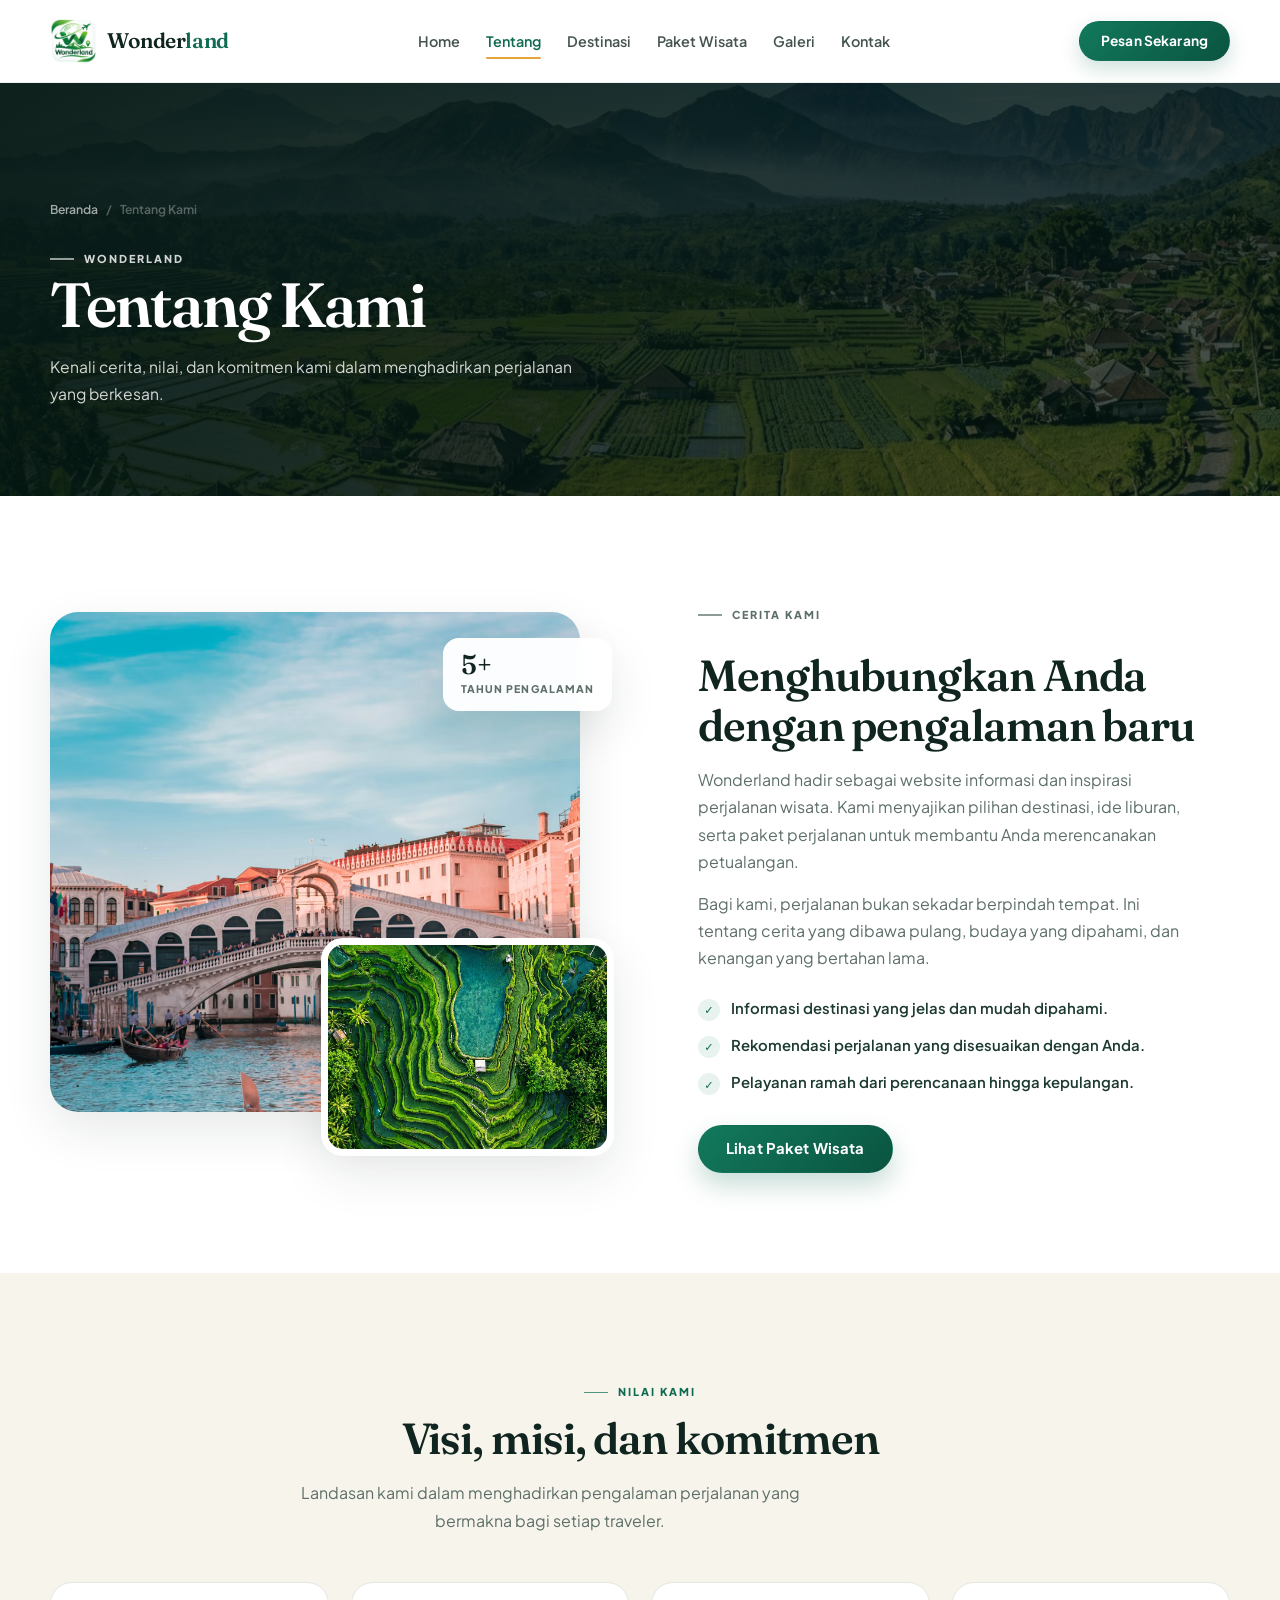
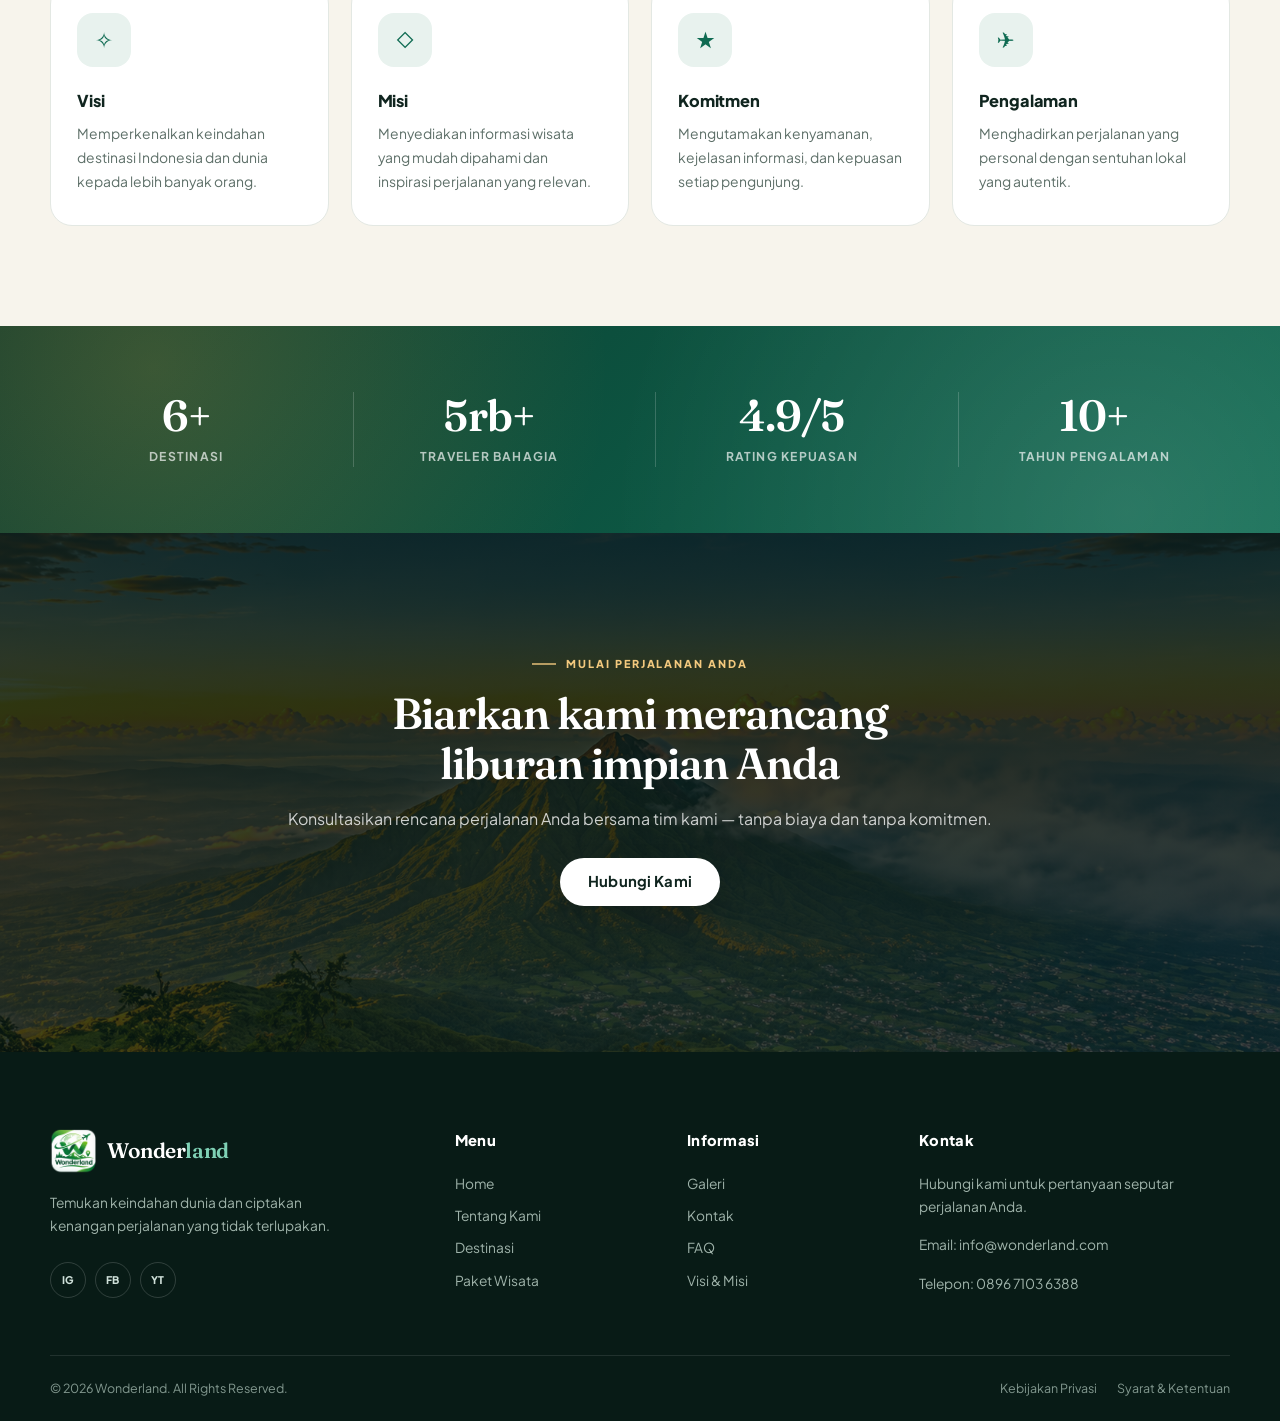
<file: about.html>
<!doctype html>
<html lang="id">
    <head>
        <meta charset="UTF-8" />
        <meta name="viewport" content="width=device-width, initial-scale=1.0" />
        <meta
            name="description"
            content="Kenali Wonderland, visi, misi, dan komitmen kami menghadirkan perjalanan yang berkesan."
        />
        <title>Tentang Kami | Wonderland</title>
        <link rel="icon" type="image/png" href="./img/Wonderland-removebg-preview.png?v=3" />
        <link rel="stylesheet" href="css/style.css" />
    </head>
    <body>
        <header class="afnan-header">
            <div class="afnan-container afnan-navbar">
                <a class="afnan-logo" href="index.html" aria-label="Wonderland - Beranda">
                    <img class="afnan-logo-img" src="./img/Wonderland-removebg-preview.png?v=3" alt="" width="46" height="46" />
                    <span class="afnan-logo-text">Wonder<span>land</span></span>
                </a>

                <button
                    class="afnan-menu-toggle"
                    id="afnan-menu-toggle"
                    aria-label="Buka menu navigasi"
                    aria-expanded="false"
                >
                    ☰
                </button>

                <nav class="afnan-nav-links" id="afnan-nav-links" aria-label="Navigasi utama">
                    <a href="index.html">Home</a>
                    <a class="afnan-active" href="about.html">Tentang</a>
                    <a href="destinasi.html">Destinasi</a>
                    <a href="paket.html">Paket Wisata</a>
                    <a href="galeri.html">Galeri</a>
                    <a href="contact.html">Kontak</a>
                </nav>

                <a class="afnan-btn afnan-btn-primary afnan-nav-cta" href="paket.html">
                    Pesan Sekarang
                </a>
            </div>
        </header>

        <main>
            <section class="afnan-page-hero afnan-page-hero-tentang">
                <div class="afnan-container">
                    <nav class="afnan-breadcrumb" aria-label="Breadcrumb">
                        <a href="index.html">Beranda</a>
                        <span>/</span>
                        <span>Tentang Kami</span>
                    </nav>

                    <p class="afnan-eyebrow">Wonderland</p>
                    <h1>Tentang Kami</h1>
                    <p>
                        Kenali cerita, nilai, dan komitmen kami dalam menghadirkan perjalanan yang
                        berkesan.
                    </p>
                </div>
            </section>

            <section class="afnan-section">
                <div class="afnan-container afnan-about-grid">
                    <div class="afnan-about-media">
                        <img
                            class="afnan-about-main"
                            src="./img/Kapal Kecil.png"
                            alt="Suasana kota wisata di Eropa"
                        />
                        <img
                            class="afnan-about-secondary"
                            src="./img/Nature.png"
                            alt="Pemandangan alam Indonesia"
                        />
                        <div class="afnan-about-badge">
                            <strong>5+</strong>
                            <span>Tahun pengalaman</span>
                        </div>
                    </div>

                    <div class="afnan-about-content">
                        <p class="afnan-eyebrow afnan-dark-eyebrow">Cerita Kami</p>

                        <h2>Menghubungkan Anda dengan pengalaman baru</h2>

                        <p>
                            Wonderland hadir sebagai website informasi dan inspirasi
                            perjalanan wisata. Kami menyajikan pilihan destinasi, ide liburan, serta
                            paket perjalanan untuk membantu Anda merencanakan petualangan.
                        </p>

                        <p>
                            Bagi kami, perjalanan bukan sekadar berpindah tempat. Ini tentang cerita
                            yang dibawa pulang, budaya yang dipahami, dan kenangan yang bertahan
                            lama.
                        </p>

                        <ul class="afnan-check-list">
                            <li>Informasi destinasi yang jelas dan mudah dipahami.</li>
                            <li>Rekomendasi perjalanan yang disesuaikan dengan Anda.</li>
                            <li>Pelayanan ramah dari perencanaan hingga kepulangan.</li>
                        </ul>

                        <a class="afnan-btn afnan-btn-primary" href="paket.html">
                            Lihat Paket Wisata
                        </a>
                    </div>
                </div>
            </section>

            <section class="afnan-section afnan-soft-bg">
                <div class="afnan-container">
                    <div class="afnan-centered-heading">
                        <p class="afnan-eyebrow afnan-dark-eyebrow">Nilai Kami</p>
                        <h2>Visi, misi, dan komitmen</h2>
                        <p>
                            Landasan kami dalam menghadirkan pengalaman perjalanan yang bermakna
                            bagi setiap traveler.
                        </p>
                    </div>

                    <div class="afnan-feature-grid">
                        <article class="afnan-feature-card">
                            <div class="afnan-feature-icon">✧</div>
                            <h3>Visi</h3>
                            <p>
                                Memperkenalkan keindahan destinasi Indonesia dan dunia kepada lebih
                                banyak orang.
                            </p>
                        </article>

                        <article class="afnan-feature-card">
                            <div class="afnan-feature-icon">◇</div>
                            <h3>Misi</h3>
                            <p>
                                Menyediakan informasi wisata yang mudah dipahami dan inspirasi
                                perjalanan yang relevan.
                            </p>
                        </article>

                        <article class="afnan-feature-card">
                            <div class="afnan-feature-icon">★</div>
                            <h3>Komitmen</h3>
                            <p>
                                Mengutamakan kenyamanan, kejelasan informasi, dan kepuasan setiap
                                pengunjung.
                            </p>
                        </article>

                        <article class="afnan-feature-card">
                            <div class="afnan-feature-icon">✈</div>
                            <h3>Pengalaman</h3>
                            <p>
                                Menghadirkan perjalanan yang personal dengan sentuhan lokal yang
                                autentik.
                            </p>
                        </article>
                    </div>
                </div>
            </section>

            <section class="afnan-stats-band">
                <div class="afnan-container afnan-stats-grid">
                    <div class="afnan-stat">
                        <strong>6+</strong>
                        <span>Destinasi</span>
                    </div>
                    <div class="afnan-stat">
                        <strong>5rb+</strong>
                        <span>Traveler bahagia</span>
                    </div>
                    <div class="afnan-stat">
                        <strong>4.9/5</strong>
                        <span>Rating kepuasan</span>
                    </div>
                    <div class="afnan-stat">
                        <strong>10+</strong>
                        <span>Tahun pengalaman</span>
                    </div>
                </div>
            </section>

            <section class="afnan-cta-section afnan-cta-gunung">
                <div class="afnan-container afnan-centered-heading">
                    <p class="afnan-eyebrow">Mulai perjalanan Anda</p>
                    <h2>Biarkan kami merancang liburan impian Anda</h2>
                    <p>
                        Konsultasikan rencana perjalanan Anda bersama tim kami — tanpa biaya dan
                        tanpa komitmen.
                    </p>
                    <a class="afnan-btn afnan-btn-light" href="contact.html"> Hubungi Kami </a>
                </div>
            </section>
        </main>

        <footer class="afnan-footer">
            <div class="afnan-container afnan-footer-grid">
                <div class="afnan-footer-brand">
                    <a class="afnan-logo" href="index.html" aria-label="Wonderland">
                        <img class="afnan-logo-img" src="./img/Wonderland-removebg-preview.png?v=3" alt="" width="46" height="46" />
                        <span class="afnan-logo-text">Wonder<span>land</span></span>
                    </a>

                    <p>
                        Temukan keindahan dunia dan ciptakan kenangan perjalanan yang tidak
                        terlupakan.
                    </p>

                    <div class="afnan-socials">
                        <a class="afnan-social" href="#" aria-label="Instagram">IG</a>
                        <a class="afnan-social" href="#" aria-label="Facebook">FB</a>
                        <a class="afnan-social" href="#" aria-label="YouTube">YT</a>
                    </div>
                </div>

                <div>
                    <h3>Menu</h3>
                    <a href="index.html">Home</a>
                    <a href="about.html">Tentang Kami</a>
                    <a href="destinasi.html">Destinasi</a>
                    <a href="paket.html">Paket Wisata</a>
                </div>

                <div>
                    <h3>Informasi</h3>
                    <a href="galeri.html">Galeri</a>
                    <a href="contact.html">Kontak</a>
                    <a href="contact.html">FAQ</a>
                    <a href="about.html">Visi &amp; Misi</a>
                </div>

                <div class="afnan-footer-newsletter">
                    <h3>Kontak</h3>
                    <p>Hubungi kami untuk pertanyaan seputar perjalanan Anda.</p>
                    <p>Email: <a href="mailto:info@wonderland.com">info@wonderland.com</a></p>
                    <p>Telepon: <a href="tel:+6289671036388">0896 7103 6388</a></p>
                </div>
            </div>

            <div class="afnan-container afnan-footer-bottom">
                <span>© 2026 Wonderland. All Rights Reserved.</span>
                <div>
                    <a href="about.html">Kebijakan Privasi</a>
                    <a href="contact.html">Syarat &amp; Ketentuan</a>
                </div>
            </div>
        </footer>

        <script src="js/script.js"></script>
    </body>
</html>
</file>
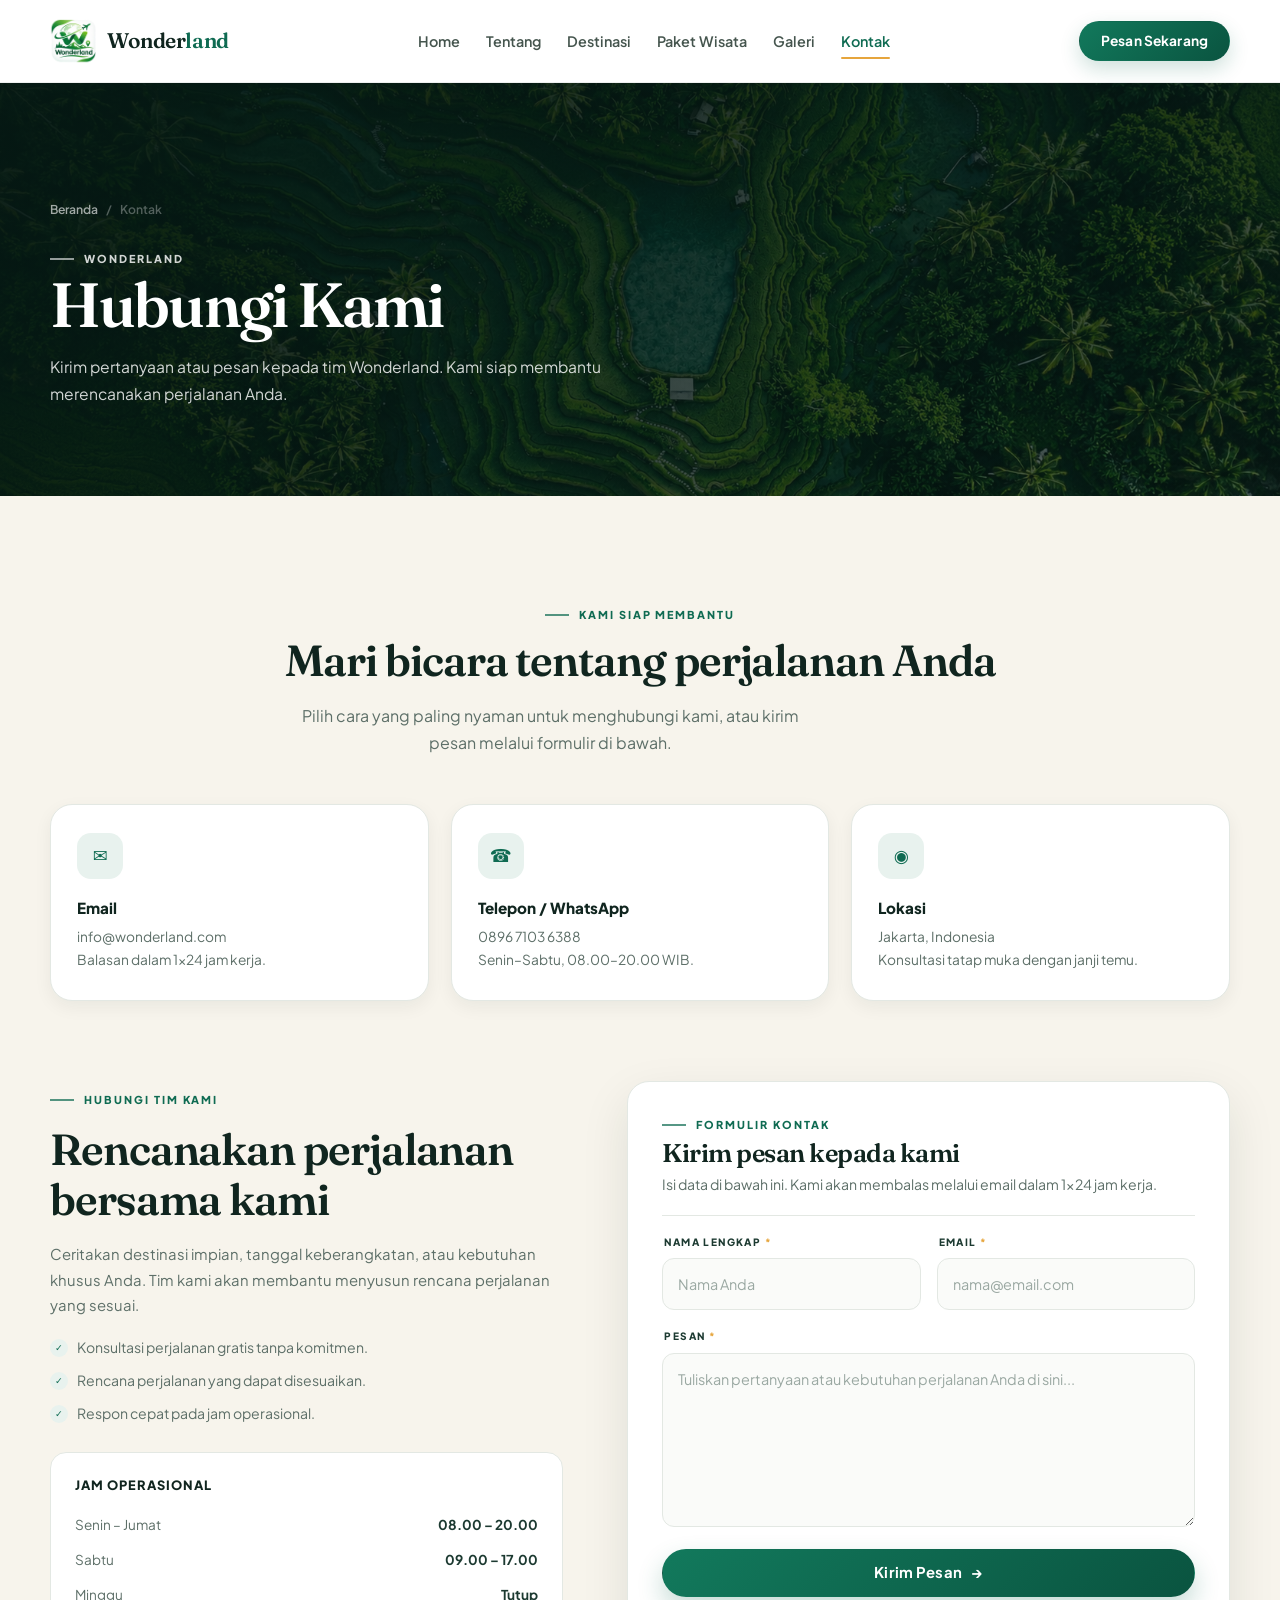
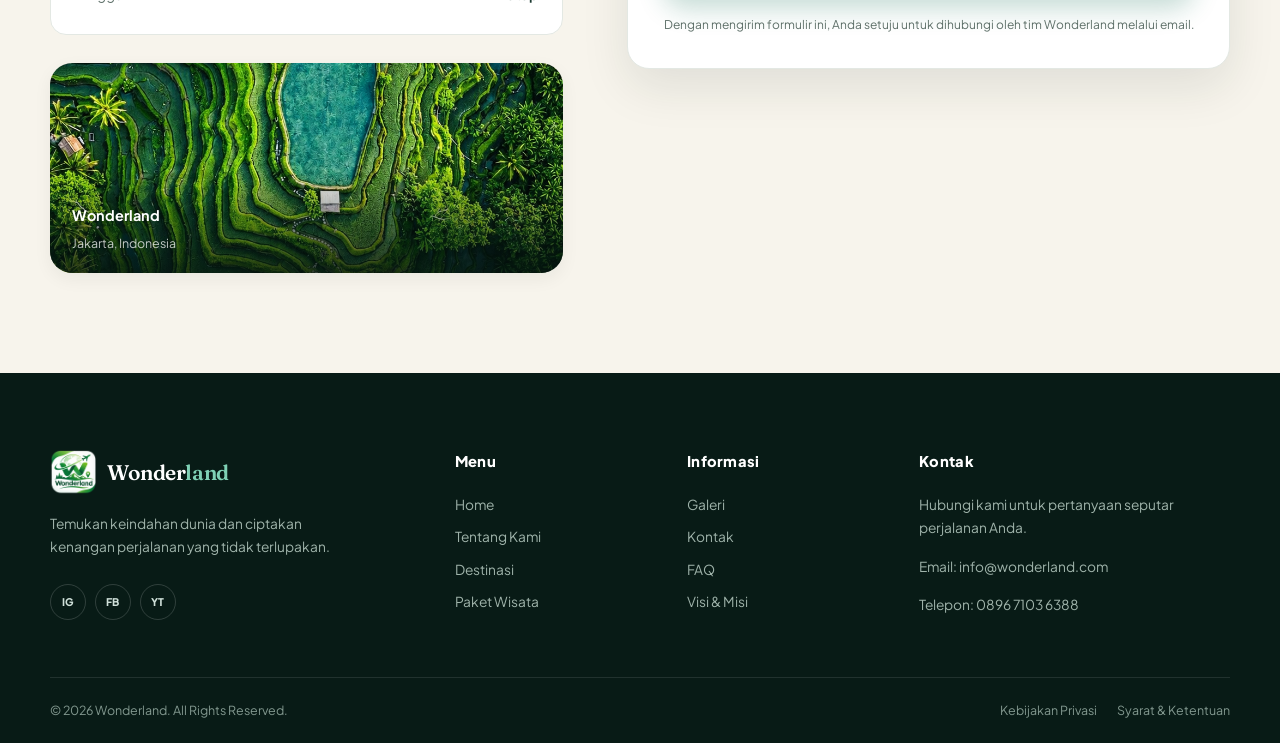
<file: contact.html>
<!doctype html>
<html lang="id">
    <head>
        <meta charset="UTF-8" />
        <meta name="viewport" content="width=device-width, initial-scale=1.0" />
        <meta
            name="description"
            content="Hubungi tim Wonderland untuk konsultasi dan perencanaan perjalanan Anda."
        />
        <title>Hubungi Kami | Wonderland</title>
        <link rel="icon" type="image/png" href="./img/Wonderland-removebg-preview.png?v=3" />
        <link rel="stylesheet" href="css/style.css" />
    </head>
    <body>
        <header class="afnan-header">
            <div class="afnan-container afnan-navbar">
                <a class="afnan-logo" href="index.html" aria-label="Wonderland - Beranda">
                    <img
                        class="afnan-logo-img"
                        src="./img/Wonderland-removebg-preview.png?v=3"
                        alt=""
                        width="46"
                        height="46"
                    />
                    <span class="afnan-logo-text">Wonder<span>land</span></span>
                </a>

                <button
                    class="afnan-menu-toggle"
                    id="afnan-menu-toggle"
                    aria-label="Buka menu navigasi"
                    aria-expanded="false"
                >
                    ☰
                </button>

                <nav class="afnan-nav-links" id="afnan-nav-links" aria-label="Navigasi utama">
                    <a href="index.html">Home</a>
                    <a href="about.html">Tentang</a>
                    <a href="destinasi.html">Destinasi</a>
                    <a href="paket.html">Paket Wisata</a>
                    <a href="galeri.html">Galeri</a>
                    <a class="afnan-active" href="contact.html">Kontak</a>
                </nav>

                <a class="afnan-btn afnan-btn-primary afnan-nav-cta" href="paket.html">
                    Pesan Sekarang
                </a>
            </div>
        </header>

        <main>
            <section class="afnan-page-hero afnan-page-hero-kontak">
                <div class="afnan-container">
                    <nav class="afnan-breadcrumb" aria-label="Breadcrumb">
                        <a href="index.html">Beranda</a>
                        <span>/</span>
                        <span>Kontak</span>
                    </nav>

                    <p class="afnan-eyebrow">Wonderland</p>
                    <h1>Hubungi Kami</h1>
                    <p>
                        Kirim pertanyaan atau pesan kepada tim Wonderland. Kami siap membantu
                        merencanakan perjalanan Anda.
                    </p>
                </div>
            </section>

            <section class="afnan-section afnan-soft-bg">
                <div class="afnan-container">
                    <div class="afnan-centered-heading">
                        <p class="afnan-eyebrow afnan-dark-eyebrow">Kami Siap Membantu</p>
                        <h2>Mari bicara tentang perjalanan Anda</h2>
                        <p>
                            Pilih cara yang paling nyaman untuk menghubungi kami, atau kirim pesan
                            melalui formulir di bawah.
                        </p>
                    </div>

                    <div class="afnan-contact-cards">
                        <article class="afnan-contact-card">
                            <div class="afnan-feature-icon" aria-hidden="true">✉</div>
                            <h3>Email</h3>
                            <p>
                                <a href="mailto:info@wonderland.com">info@wonderland.com</a>
                            </p>
                            <p>Balasan dalam 1×24 jam kerja.</p>
                        </article>

                        <article class="afnan-contact-card">
                            <div class="afnan-feature-icon" aria-hidden="true">☎</div>
                            <h3>Telepon / WhatsApp</h3>
                            <p><a href="tel:+6289671036388">0896 7103 6388</a></p>
                            <p>Senin–Sabtu, 08.00–20.00 WIB.</p>
                        </article>

                        <article class="afnan-contact-card">
                            <div class="afnan-feature-icon" aria-hidden="true">◉</div>
                            <h3>Lokasi</h3>
                            <p>Jakarta, Indonesia</p>
                            <p>Konsultasi tatap muka dengan janji temu.</p>
                        </article>
                    </div>

                    <div class="afnan-contact-grid">
                        <div class="afnan-contact-info">
                            <p class="afnan-eyebrow afnan-dark-eyebrow">Hubungi Tim Kami</p>
                            <h2>Rencanakan perjalanan bersama kami</h2>
                            <p>
                                Ceritakan destinasi impian, tanggal keberangkatan, atau kebutuhan
                                khusus Anda. Tim kami akan membantu menyusun rencana perjalanan
                                yang sesuai.
                            </p>

                            <ul class="afnan-contact-points">
                                <li>Konsultasi perjalanan gratis tanpa komitmen.</li>
                                <li>Rencana perjalanan yang dapat disesuaikan.</li>
                                <li>Respon cepat pada jam operasional.</li>
                            </ul>

                            <div class="afnan-hours">
                                <h3>Jam Operasional</h3>
                                <p><span>Senin – Jumat</span> <strong>08.00 – 20.00</strong></p>
                                <p><span>Sabtu</span> <strong>09.00 – 17.00</strong></p>
                                <p><span>Minggu</span> <strong>Tutup</strong></p>
                            </div>

                            <div class="afnan-contact-visual">
                                <img src="./img/Nature.png" alt="Pemandangan alam Indonesia" />
                                <div>
                                    <strong>Wonderland</strong>
                                    <span>Jakarta, Indonesia</span>
                                </div>
                            </div>
                        </div>

                        <form
                            class="afnan-contact-form"
                            id="afnan-contact-form"
                            action="https://api.web3forms.com/submit"
                            method="POST"
                        >
                            <!-- Ganti access key Web3Forms di bawah ini jika diperlukan. -->
                            <input
                                type="hidden"
                                name="access_key"
                                value="c89da19c-a26e-484f-ab16-d2282eb1933d"
                            />
                            <input type="hidden" name="from_name" value="Website Wonderland" />
                            <input
                                type="hidden"
                                name="subject"
                                value="Pesan baru dari Website Wonderland"
                            />
                            <input
                                class="afnan-botcheck"
                                type="checkbox"
                                name="botcheck"
                                tabindex="-1"
                                autocomplete="off"
                                aria-hidden="true"
                            />

                            <div class="afnan-form-head">
                                <p class="afnan-eyebrow afnan-dark-eyebrow">Formulir Kontak</p>
                                <h3>Kirim pesan kepada kami</h3>
                                <p>
                                    Isi data di bawah ini. Kami akan membalas melalui email dalam
                                    1×24 jam kerja.
                                </p>
                            </div>

                            <div class="afnan-form-row">
                                <div class="afnan-form-field">
                                    <label for="afnan-name">
                                        Nama Lengkap
                                        <span class="afnan-required" aria-hidden="true">*</span>
                                    </label>
                                    <input
                                        id="afnan-name"
                                        type="text"
                                        name="name"
                                        placeholder="Nama Anda"
                                        autocomplete="name"
                                        required
                                    />
                                </div>

                                <div class="afnan-form-field">
                                    <label for="afnan-email">
                                        Email
                                        <span class="afnan-required" aria-hidden="true">*</span>
                                    </label>
                                    <input
                                        id="afnan-email"
                                        type="email"
                                        name="email"
                                        placeholder="nama@email.com"
                                        autocomplete="email"
                                        required
                                    />
                                </div>
                            </div>

                            <div class="afnan-form-field">
                                <label for="afnan-message">
                                    Pesan
                                    <span class="afnan-required" aria-hidden="true">*</span>
                                </label>
                                <textarea
                                    id="afnan-message"
                                    name="message"
                                    rows="6"
                                    placeholder="Tuliskan pertanyaan atau kebutuhan perjalanan Anda di sini..."
                                    required
                                ></textarea>
                            </div>

                            <button
                                class="afnan-btn afnan-btn-primary afnan-form-submit"
                                type="submit"
                            >
                                <span>Kirim Pesan</span>
                                <span aria-hidden="true">→</span>
                            </button>

                            <p
                                class="afnan-form-message"
                                id="afnan-form-message"
                                role="status"
                                aria-live="polite"
                            ></p>

                            <p class="afnan-form-note">
                                Dengan mengirim formulir ini, Anda setuju untuk dihubungi oleh
                                tim Wonderland melalui email.
                            </p>
                        </form>
                    </div>
                </div>
            </section>
        </main>

        <footer class="afnan-footer">
            <div class="afnan-container afnan-footer-grid">
                <div class="afnan-footer-brand">
                    <a class="afnan-logo" href="index.html" aria-label="Wonderland">
                        <img
                            class="afnan-logo-img"
                            src="./img/Wonderland-removebg-preview.png?v=3"
                            alt=""
                            width="46"
                            height="46"
                        />
                        <span class="afnan-logo-text">Wonder<span>land</span></span>
                    </a>

                    <p>
                        Temukan keindahan dunia dan ciptakan kenangan perjalanan yang tidak
                        terlupakan.
                    </p>

                    <div class="afnan-socials">
                        <a class="afnan-social" href="#" aria-label="Instagram">IG</a>
                        <a class="afnan-social" href="#" aria-label="Facebook">FB</a>
                        <a class="afnan-social" href="#" aria-label="YouTube">YT</a>
                    </div>
                </div>

                <div>
                    <h3>Menu</h3>
                    <a href="index.html">Home</a>
                    <a href="about.html">Tentang Kami</a>
                    <a href="destinasi.html">Destinasi</a>
                    <a href="paket.html">Paket Wisata</a>
                </div>

                <div>
                    <h3>Informasi</h3>
                    <a href="galeri.html">Galeri</a>
                    <a href="contact.html">Kontak</a>
                    <a href="contact.html">FAQ</a>
                    <a href="about.html">Visi &amp; Misi</a>
                </div>

                <div class="afnan-footer-newsletter">
                    <h3>Kontak</h3>
                    <p>Hubungi kami untuk pertanyaan seputar perjalanan Anda.</p>
                    <p>Email: <a href="mailto:info@wonderland.com">info@wonderland.com</a></p>
                    <p>Telepon: <a href="tel:+6289671036388">0896 7103 6388</a></p>
                </div>
            </div>

            <div class="afnan-container afnan-footer-bottom">
                <span>© 2026 Wonderland. All Rights Reserved.</span>
                <div>
                    <a href="about.html">Kebijakan Privasi</a>
                    <a href="contact.html">Syarat &amp; Ketentuan</a>
                </div>
            </div>
        </footer>

        <script src="js/script.js"></script>
    </body>
</html>
</file>
<file: css/style.css>
@import url("https://fonts.googleapis.com/css2?family=Fraunces:ital,wght@0,500;0,600;0,700;1,500;1,600&family=Plus+Jakarta+Sans:wght@400;500;600;700;800&display=swap");

/* =========================================================
   DESIGN TOKENS
   ========================================================= */

:root {
    --primary: #0f6b52;
    --primary-dark: #0a4a39;
    --primary-deep: #072e25;
    --primary-soft: #e8f2ee;
    --accent: #e6a53c;
    --accent-soft: #fbf1dd;
    --ink: #10251f;
    --ink-soft: #1c3a31;
    --muted: #5d6f68;
    --line: #e3e8e3;
    --paper: #ffffff;
    --sand: #f7f4ec;
    --sand-deep: #efe9dc;

    --radius-xl: 28px;
    --radius-lg: 22px;
    --radius: 16px;
    --radius-sm: 12px;

    --shadow-sm: 0 6px 18px rgba(16, 37, 31, 0.06);
    --shadow-md: 0 18px 48px rgba(16, 37, 31, 0.1);
    --shadow-lg: 0 30px 80px rgba(16, 37, 31, 0.18);

    --font-body: "Plus Jakarta Sans", "DM Sans", system-ui, -apple-system, sans-serif;
    --font-display: "Fraunces", "Playfair Display", Georgia, serif;

    /* Alias lama agar tetap kompatibel */
    --afnan-primary: var(--primary);
    --afnan-dark: var(--ink);
    --afnan-muted: var(--muted);
    --afnan-light: var(--sand);
}

/* =========================================================
    RESET & BASE
   ========================================================= */

* {
    box-sizing: border-box;
    margin: 0;
    padding: 0;
}

html {
    scroll-behavior: smooth;
    -webkit-text-size-adjust: 100%;
}

body {
    font-family: var(--font-body);
    color: var(--ink);
    background: var(--paper);
    line-height: 1.7;
    font-size: 16px;
    -webkit-font-smoothing: antialiased;
    overflow-x: hidden;
}

img {
    display: block;
    width: 100%;
    max-width: 100%;
    object-fit: cover;
}

a {
    text-decoration: none;
    color: inherit;
}

ul,
ol {
    list-style: none;
}

button,
input,
select,
textarea {
    font: inherit;
    color: inherit;
}

button {
    background: none;
    border: 0;
}

::selection {
    background: var(--primary);
    color: #fff;
}

:focus-visible {
    outline: 2px solid var(--accent);
    outline-offset: 3px;
}

.afnan-container {
    width: min(1180px, calc(100% - 48px));
    margin-inline: auto;
}

.afnan-sr-only {
    position: absolute;
    width: 1px;
    height: 1px;
    padding: 0;
    margin: -1px;
    overflow: hidden;
    clip: rect(0 0 0 0);
    white-space: nowrap;
    border: 0;
}

/* =========================================================
   BUTTONS
   ========================================================= */

.afnan-btn {
    display: inline-flex;
    align-items: center;
    justify-content: center;
    gap: 9px;
    padding: 14px 27px;
    border-radius: 999px;
    border: 1px solid transparent;
    font-weight: 700;
    font-size: 0.93rem;
    letter-spacing: 0.01em;
    line-height: 1.2;
    cursor: pointer;
    transition:
        transform 0.25s ease,
        box-shadow 0.25s ease,
        background 0.25s ease,
        color 0.25s ease,
        border-color 0.25s ease;
}

.afnan-btn-primary {
    background: linear-gradient(135deg, #12795c 0%, #0a5440 100%);
    color: #fff;
    box-shadow: 0 12px 26px rgba(15, 107, 82, 0.24);
}

.afnan-btn-primary:hover {
    transform: translateY(-2px);
    box-shadow: 0 18px 34px rgba(15, 107, 82, 0.3);
    background: linear-gradient(135deg, #158a68 0%, #0b5c46 100%);
}

.afnan-btn-outline {
    border-color: rgba(255, 255, 255, 0.55);
    background: rgba(255, 255, 255, 0.1);
    color: #fff;
    backdrop-filter: blur(8px);
    -webkit-backdrop-filter: blur(8px);
}

.afnan-btn-outline:hover {
    background: #fff;
    border-color: #fff;
    color: var(--ink);
    transform: translateY(-2px);
}

.afnan-btn-light {
    background: #fff;
    color: var(--ink);
    box-shadow: 0 14px 30px rgba(0, 0, 0, 0.16);
}

.afnan-btn-light:hover {
    transform: translateY(-2px);
    background: var(--accent);
    color: #2a1c05;
}

.afnan-button-row {
    display: flex;
    flex-wrap: wrap;
    gap: 14px;
    margin-top: 32px;
}

/* =========================================================
   HEADER / NAVBAR
   ========================================================= */

.afnan-header {
    position: sticky;
    top: 0;
    z-index: 40;
    background: rgba(255, 255, 255, 0.9);
    backdrop-filter: blur(16px);
    -webkit-backdrop-filter: blur(16px);
    border-bottom: 1px solid rgba(16, 37, 31, 0.07);
    transition:
        box-shadow 0.3s ease,
        background 0.3s ease;
}

.afnan-header.afnan-scrolled {
    background: rgba(255, 255, 255, 0.96);
    box-shadow: 0 12px 34px rgba(16, 37, 31, 0.08);
}

.afnan-navbar {
    min-height: 82px;
    display: flex;
    align-items: center;
    justify-content: space-between;
    gap: 26px;
}

.afnan-logo {
    display: inline-flex;
    align-items: center;
    gap: 11px;
    white-space: nowrap;
}

.afnan-logo-img {
    display: block;
    flex-shrink: 0;
    width: 46px;
    height: 46px;
    object-fit: cover;
    object-position: center;
}

.afnan-logo-text {
    font-family: var(--font-display);
    font-size: 1.32rem;
    font-weight: 600;
    letter-spacing: -0.02em;
    line-height: 1;
    color: var(--ink);
}

.afnan-logo-text span {
    color: var(--primary);
}

.afnan-nav-links {
    display: flex;
    align-items: center;
    gap: 26px;
}

.afnan-nav-links a {
    position: relative;
    padding: 6px 0;
    font-size: 0.9rem;
    font-weight: 600;
    color: #45554e;
    transition: color 0.2s ease;
}

.afnan-nav-links a::after {
    content: "";
    position: absolute;
    left: 0;
    bottom: 0;
    width: 0;
    height: 2px;
    border-radius: 2px;
    background: var(--accent);
    transition: width 0.25s ease;
}

.afnan-nav-links a:hover,
.afnan-nav-links .afnan-active {
    color: var(--primary);
}

.afnan-nav-links a:hover::after,
.afnan-nav-links .afnan-active::after {
    width: 100%;
}

.afnan-nav-cta {
    padding: 11px 21px;
    font-size: 0.86rem;
    box-shadow: 0 8px 20px rgba(15, 107, 82, 0.2);
}

.afnan-menu-toggle {
    display: none;
    width: 44px;
    height: 44px;
    border-radius: 12px;
    border: 1px solid var(--line);
    background: #fff;
    font-size: 1.25rem;
    line-height: 1;
    cursor: pointer;
    color: var(--ink);
}

/* =========================================================
   HERO BERANDA
   ========================================================= */

.afnan-hero {
    position: relative;
    display: flex;
    align-items: center;
    min-height: clamp(600px, 88vh, 760px);
    color: #fff;
    background-color: var(--primary-deep);
    background-position: center;
    background-size: cover;
    background-repeat: no-repeat;
    isolation: isolate;
}

.afnan-hero-home {
    background-image: url("../img/Panorama%20Gunung%20Berapi%20Saat%20Senja.png");
}

.afnan-hero-overlay {
    position: absolute;
    inset: 0;
    z-index: 0;
    background:
        linear-gradient(
            180deg,
            rgba(5, 21, 17, 0.74) 0%,
            rgba(5, 21, 17, 0.28) 40%,
            rgba(5, 21, 17, 0.86) 100%
        ),
        linear-gradient(90deg, rgba(5, 21, 17, 0.78) 0%, rgba(5, 21, 17, 0.15) 70%);
}

.afnan-hero-content {
    position: relative;
    z-index: 1;
    padding: 84px 0 150px;
}

.afnan-hero h1 {
    max-width: 880px;
    font-family: var(--font-display);
    font-weight: 600;
    font-size: clamp(2.9rem, 6.4vw, 5rem);
    line-height: 1.04;
    letter-spacing: -0.035em;
    margin: 20px 0 24px;
    text-wrap: balance;
}

.afnan-hero h1 em {
    font-style: italic;
    color: #f3c97e;
}

.afnan-hero-content > p:not(.afnan-eyebrow) {
    max-width: 545px;
    color: rgba(255, 255, 255, 0.86);
    font-size: 1.06rem;
    line-height: 1.75;
}

.afnan-eyebrow {
    display: inline-flex;
    align-items: center;
    gap: 10px;
    font-size: 0.68rem;
    font-weight: 800;
    letter-spacing: 0.18em;
    text-transform: uppercase;
    color: rgba(255, 255, 255, 0.82);
}

.afnan-eyebrow::before {
    content: "";
    width: 24px;
    height: 1.5px;
    background: currentColor;
    opacity: 0.7;
}

.afnan-dark-eyebrow {
    color: var(--primary);
}

.afnan-hero-stats {
    display: flex;
    flex-wrap: wrap;
    gap: 0;
    margin-top: 44px;
}

.afnan-hero-stat {
    padding: 0 36px;
    border-left: 1px solid rgba(255, 255, 255, 0.22);
}

.afnan-hero-stat:first-child {
    padding-left: 0;
    border-left: 0;
}

.afnan-hero-stat strong {
    display: block;
    font-family: var(--font-display);
    font-size: 1.9rem;
    font-weight: 600;
    line-height: 1.15;
    letter-spacing: -0.02em;
}

.afnan-hero-stat span {
    font-size: 0.74rem;
    font-weight: 600;
    letter-spacing: 0.09em;
    text-transform: uppercase;
    color: rgba(255, 255, 255, 0.66);
}

/* =========================================================
   PENCARIAN
   ========================================================= */

.afnan-search-section {
    position: relative;
    z-index: 6;
    margin-top: -74px;
}

.afnan-search-box {
    display: grid;
    grid-template-columns: 1.35fr 1fr 1fr auto;
    align-items: stretch;
    gap: 2px;
    padding: 12px;
    background: #fff;
    border-radius: var(--radius-lg);
    box-shadow: var(--shadow-lg);
    border: 1px solid rgba(16, 37, 31, 0.05);
}

.afnan-search-item {
    display: flex;
    flex-direction: column;
    justify-content: center;
    gap: 2px;
    padding: 10px 18px;
    border-radius: var(--radius);
    border-left: 1px solid var(--line);
    transition: background 0.2s ease;
}

.afnan-search-item:first-child {
    border-left: 0;
}

.afnan-search-item:hover,
.afnan-search-item:focus-within {
    background: var(--sand);
}

.afnan-search-item label,
.afnan-contact-form label {
    font-size: 0.63rem;
    font-weight: 800;
    letter-spacing: 0.14em;
    text-transform: uppercase;
    color: var(--muted);
}

.afnan-search-item input,
.afnan-search-item select {
    width: 100%;
    padding: 4px 0;
    border: 0;
    border-radius: 0;
    background: transparent;
    outline: none;
    font-size: 0.94rem;
    font-weight: 600;
    color: var(--ink);
}

.afnan-search-item input::placeholder {
    color: #94a29c;
    font-weight: 500;
}

.afnan-search-item select {
    cursor: pointer;
    appearance: none;
    -webkit-appearance: none;
    background-image:
        linear-gradient(45deg, transparent 50%, var(--muted) 50%),
        linear-gradient(135deg, var(--muted) 50%, transparent 50%);
    background-position:
        calc(100% - 14px) 55%,
        calc(100% - 9px) 55%;
    background-size:
        5px 5px,
        5px 5px;
    background-repeat: no-repeat;
    padding-right: 24px;
}

.afnan-search-item input[type="date"] {
    color-scheme: light;
}

.afnan-search-box .afnan-btn {
    min-height: 62px;
    height: 100%;
    padding: 0 28px;
    border-radius: var(--radius);
    white-space: nowrap;
    box-shadow: none;
}

.afnan-trust-row {
    display: flex;
    flex-wrap: wrap;
    justify-content: center;
    gap: 12px 34px;
    margin-top: 22px;
}

.afnan-trust-row span {
    display: inline-flex;
    align-items: center;
    gap: 9px;
    font-size: 0.79rem;
    font-weight: 600;
    color: var(--muted);
}

.afnan-trust-row b {
    display: grid;
    place-items: center;
    width: 20px;
    height: 20px;
    border-radius: 50%;
    background: var(--primary-soft);
    color: var(--primary);
    font-size: 0.62rem;
    font-weight: 800;
}

/* =========================================================
   SECTION UMUM
   ========================================================= */

.afnan-section {
    padding: 100px 0;
}

.afnan-soft-bg {
    background: var(--sand);
}

.afnan-section-heading {
    display: flex;
    align-items: flex-end;
    justify-content: space-between;
    gap: 40px;
    margin-bottom: 46px;
}

.afnan-section-heading h2,
.afnan-about-content h2,
.afnan-centered-heading h2,
.afnan-contact-info h2,
.afnan-detail-grid h2,
.afnan-detail-main h2,
.afnan-booking-card h2,
.afnan-cta-section h2 {
    font-family: var(--font-display);
    font-weight: 600;
    font-size: clamp(1.95rem, 3.4vw, 2.9rem);
    line-height: 1.14;
    letter-spacing: -0.025em;
    margin: 12px 0 16px;
    text-wrap: balance;
}

.afnan-section-heading > div {
    max-width: 620px;
}

.afnan-section-heading p,
.afnan-centered-heading > p:last-child {
    color: var(--muted);
    max-width: 540px;
}

.afnan-centered-heading {
    max-width: 720px;
    margin: 0 auto 48px;
    text-align: center;
}

.afnan-centered-heading .afnan-eyebrow {
    justify-content: center;
}

.afnan-text-link {
    display: inline-flex;
    align-items: center;
    gap: 8px;
    padding: 11px 19px;
    border-radius: 999px;
    background: var(--primary-soft);
    color: var(--primary);
    font-size: 0.84rem;
    font-weight: 700;
    white-space: nowrap;
    transition:
        background 0.25s ease,
        color 0.25s ease,
        transform 0.25s ease;
}

.afnan-text-link:hover {
    background: var(--primary);
    color: #fff;
    transform: translateY(-2px);
}

/* =========================================================
   TENTANG (BERANDA)
   ========================================================= */

.afnan-about-grid {
    display: grid;
    grid-template-columns: 1.06fr 1fr;
    align-items: center;
    gap: 84px;
}

.afnan-about-media {
    position: relative;
    padding: 0 34px 44px 0;
}

.afnan-about-main {
    height: 500px;
    border-radius: var(--radius-xl);
    box-shadow: var(--shadow-md);
}

.afnan-about-secondary {
    position: absolute;
    right: 0;
    bottom: 0;
    width: 52%;
    height: 218px;
    border: 7px solid #fff;
    border-radius: var(--radius-lg);
    box-shadow: var(--shadow-md);
}

.afnan-about-badge {
    position: absolute;
    top: 26px;
    right: 2px;
    display: flex;
    flex-direction: column;
    gap: 1px;
    padding: 13px 18px;
    border-radius: var(--radius);
    background: rgba(255, 255, 255, 0.96);
    box-shadow: var(--shadow-md);
    backdrop-filter: blur(8px);
}

.afnan-about-badge strong {
    font-family: var(--font-display);
    font-size: 1.7rem;
    font-weight: 600;
    line-height: 1;
    color: var(--ink);
}

.afnan-about-badge span {
    font-size: 0.66rem;
    font-weight: 800;
    letter-spacing: 0.1em;
    text-transform: uppercase;
    color: var(--muted);
}

.afnan-about-content > p {
    color: var(--muted);
    margin-bottom: 15px;
    max-width: 500px;
}

.afnan-check-list {
    display: grid;
    gap: 12px;
    margin: 24px 0 30px;
}

.afnan-check-list li {
    display: flex;
    align-items: flex-start;
    gap: 11px;
    font-size: 0.93rem;
    font-weight: 600;
    color: var(--ink-soft);
}

.afnan-check-list li::before {
    content: "✓";
    display: grid;
    place-items: center;
    flex: 0 0 auto;
    width: 22px;
    height: 22px;
    margin-top: 3px;
    border-radius: 50%;
    background: var(--primary-soft);
    color: var(--primary);
    font-size: 0.7rem;
    font-weight: 800;
}

/* =========================================================
    KARTU DESTINASI & PAKET
   ========================================================= */

.afnan-card-grid {
    display: grid;
    grid-template-columns: repeat(3, 1fr);
    gap: 28px;
}

.afnan-destination-card,
.afnan-package-card {
    display: flex;
    flex-direction: column;
    overflow: hidden;
    background: #fff;
    border: 1px solid var(--line);
    border-radius: var(--radius-lg);
    box-shadow: var(--shadow-sm);
    transition:
        transform 0.35s ease,
        box-shadow 0.35s ease,
        border-color 0.35s ease;
}

.afnan-destination-card:hover,
.afnan-package-card:hover {
    transform: translateY(-6px);
    box-shadow: var(--shadow-md);
    border-color: transparent;
}

.afnan-destination-card[hidden] {
    display: none;
}

.afnan-card-media {
    position: relative;
    overflow: hidden;
}

.afnan-destination-card > img,
.afnan-package-card > img,
.afnan-card-media img {
    height: 242px;
    transition: transform 0.7s cubic-bezier(0.2, 0.7, 0.3, 1);
}

.afnan-destination-card:hover > img,
.afnan-package-card:hover > img,
.afnan-destination-card:hover .afnan-card-media img {
    transform: scale(1.06);
}

.afnan-tag {
    position: absolute;
    top: 16px;
    left: 16px;
    z-index: 1;
    padding: 6px 12px;
    border-radius: 999px;
    background: rgba(255, 255, 255, 0.94);
    backdrop-filter: blur(8px);
    color: var(--ink);
    font-size: 0.66rem;
    font-weight: 800;
    letter-spacing: 0.08em;
    text-transform: uppercase;
}

.afnan-tag.afnan-tag-accent {
    background: var(--accent);
    color: #2a1c05;
}

.afnan-rating {
    position: absolute;
    top: 16px;
    right: 16px;
    z-index: 1;
    display: inline-flex;
    align-items: center;
    gap: 5px;
    padding: 6px 11px;
    border-radius: 999px;
    background: rgba(7, 30, 24, 0.68);
    backdrop-filter: blur(8px);
    color: #fff;
    font-size: 0.74rem;
    font-weight: 700;
}

.afnan-rating::before {
    content: "★";
    color: var(--accent);
    font-size: 0.72rem;
}

.afnan-card-content {
    display: flex;
    flex-direction: column;
    flex: 1;
    padding: 24px 24px 26px;
}

.afnan-card-content > h3 {
    font-family: var(--font-display);
    font-size: 1.52rem;
    font-weight: 600;
    letter-spacing: -0.015em;
    line-height: 1.2;
    margin-bottom: 8px;
}

.afnan-card-content > p {
    color: var(--muted);
    font-size: 0.9rem;
    margin-bottom: 18px;
}

.afnan-card-footer {
    display: flex;
    align-items: center;
    justify-content: space-between;
    gap: 14px;
    margin-top: auto;
    padding-top: 17px;
    border-top: 1px solid var(--line);
}

.afnan-card-price {
    display: flex;
    flex-direction: column;
    gap: 1px;
    font-size: 0.68rem;
    font-weight: 700;
    letter-spacing: 0.06em;
    text-transform: uppercase;
    color: var(--muted);
}

.afnan-card-price strong {
    font-family: var(--font-display);
    font-size: 1.16rem;
    font-weight: 600;
    letter-spacing: -0.01em;
    text-transform: none;
    color: var(--primary-dark);
}

.afnan-card-link,
.afnan-card-content > a:not(.afnan-btn) {
    display: inline-flex;
    align-items: center;
    gap: 6px;
    font-size: 0.84rem;
    font-weight: 700;
    color: var(--primary);
    transition:
        gap 0.25s ease,
        color 0.25s ease;
}

.afnan-card-link:hover,
.afnan-card-content > a:not(.afnan-btn):hover {
    gap: 10px;
    color: var(--primary-dark);
}

/* =========================================================
   KEUNGGULAN
   ========================================================= */

.afnan-feature-grid {
    display: grid;
    grid-template-columns: repeat(4, 1fr);
    gap: 22px;
}

.afnan-feature-card {
    position: relative;
    overflow: hidden;
    padding: 30px 26px 32px;
    background: #fff;
    border: 1px solid var(--line);
    border-radius: var(--radius-lg);
    transition:
        transform 0.3s ease,
        box-shadow 0.3s ease,
        border-color 0.3s ease;
}

.afnan-feature-card:hover {
    transform: translateY(-5px);
    border-color: rgba(15, 107, 82, 0.25);
    box-shadow: var(--shadow-md);
}

.afnan-feature-icon {
    display: grid;
    place-items: center;
    width: 54px;
    height: 54px;
    margin-bottom: 20px;
    border-radius: 16px;
    background: var(--primary-soft);
    color: var(--primary);
    font-size: 1.35rem;
    line-height: 1;
}

.afnan-feature-card h3 {
    font-size: 1.02rem;
    font-weight: 800;
    letter-spacing: -0.01em;
    margin-bottom: 8px;
}

.afnan-feature-card p {
    font-size: 0.87rem;
    color: var(--muted);
}

/* =========================================================
   STATISTIK
   ========================================================= */

.afnan-stats-band {
    position: relative;
    overflow: hidden;
    padding: 66px 0;
    background: linear-gradient(135deg, #0a3b2e 0%, #0f6b52 100%);
    color: #fff;
    isolation: isolate;
}

.afnan-stats-band::before {
    content: "";
    position: absolute;
    inset: 0;
    z-index: -1;
    background:
        radial-gradient(circle at 12% 20%, rgba(230, 165, 60, 0.22), transparent 40%),
        radial-gradient(circle at 88% 90%, rgba(255, 255, 255, 0.12), transparent 45%);
}

.afnan-stats-grid {
    display: grid;
    grid-template-columns: repeat(4, 1fr);
    gap: 30px;
    text-align: center;
}

.afnan-stat strong {
    display: block;
    font-family: var(--font-display);
    font-size: clamp(2rem, 3.4vw, 2.8rem);
    font-weight: 600;
    line-height: 1.1;
    letter-spacing: -0.02em;
    color: #fff;
}

.afnan-stat span {
    display: block;
    margin-top: 6px;
    font-size: 0.76rem;
    font-weight: 700;
    letter-spacing: 0.1em;
    text-transform: uppercase;
    color: rgba(255, 255, 255, 0.68);
}

.afnan-stat + .afnan-stat {
    border-left: 1px solid rgba(255, 255, 255, 0.18);
}

/* =========================================================
   TESTIMONI
   ========================================================= */

.afnan-testimonial-grid {
    display: grid;
    grid-template-columns: repeat(3, 1fr);
    gap: 24px;
}

.afnan-testimonial-card {
    position: relative;
    padding: 32px 28px;
    background: #fff;
    border: 1px solid var(--line);
    border-radius: var(--radius-lg);
    box-shadow: var(--shadow-sm);
}

.afnan-testimonial-card::before {
    content: "“";
    position: absolute;
    top: 10px;
    right: 24px;
    font-family: var(--font-display);
    font-size: 5rem;
    line-height: 1;
    color: var(--primary);
    opacity: 0.1;
}

.afnan-stars {
    margin-bottom: 14px;
    color: var(--accent);
    font-size: 0.9rem;
    letter-spacing: 0.16em;
}

.afnan-testimonial-card > p {
    font-size: 0.92rem;
    color: var(--ink-soft);
    margin-bottom: 22px;
}

.afnan-testimonial-author {
    display: flex;
    align-items: center;
    gap: 12px;
}

.afnan-avatar {
    display: grid;
    place-items: center;
    width: 42px;
    height: 42px;
    border-radius: 50%;
    background: linear-gradient(135deg, #12795c, #0a4a39);
    color: #fff;
    font-size: 0.74rem;
    font-weight: 800;
    letter-spacing: 0.04em;
}

.afnan-testimonial-author strong {
    display: block;
    font-size: 0.87rem;
    font-weight: 800;
    line-height: 1.3;
}

.afnan-testimonial-author span {
    font-size: 0.76rem;
    color: var(--muted);
}

/* =========================================================
   CTA
   ========================================================= */

.afnan-cta-section {
    position: relative;
    padding: 112px 0;
    color: #fff;
    text-align: center;
    background-color: var(--primary-deep);
    background-size: cover;
    background-position: center;
    isolation: isolate;
}

.afnan-cta-nature {
    background-image: url("../img/Nature.png");
}

.afnan-cta-gunung {
    background-image: url("../img/Panorama%20Gunung%20Berapi%20Saat%20Senja.png");
}

.afnan-cta-section::before {
    content: "";
    position: absolute;
    inset: 0;
    z-index: -1;
    background:
        linear-gradient(180deg, rgba(5, 24, 19, 0.88) 0%, rgba(5, 24, 19, 0.74) 100%),
        radial-gradient(circle at 50% 120%, rgba(230, 165, 60, 0.22), transparent 55%);
}

.afnan-cta-section .afnan-container {
    max-width: 720px;
}

.afnan-cta-section .afnan-centered-heading {
    margin-bottom: 34px;
}

.afnan-cta-section h2 {
    margin-top: 16px;
}

.afnan-cta-section .afnan-centered-heading > p:not(.afnan-eyebrow) {
    color: rgba(255, 255, 255, 0.78);
}

.afnan-cta-section .afnan-eyebrow {
    justify-content: center;
    color: #f3c97e;
}

.afnan-cta-section .afnan-btn {
    margin-top: 26px;
}

/* =========================================================
   FOOTER
   ========================================================= */

.afnan-footer {
    padding-top: 76px;
    background: #081b16;
    color: #d7e2dd;
}

.afnan-footer-grid {
    display: grid;
    grid-template-columns: 1.55fr 0.8fr 0.8fr 1.35fr;
    gap: 48px;
    padding-bottom: 54px;
}

.afnan-footer-grid > div {
    display: flex;
    flex-direction: column;
    align-items: flex-start;
    gap: 9px;
}

.afnan-footer .afnan-logo {
    margin-bottom: 8px;
}

.afnan-footer .afnan-logo-text {
    color: #fff;
}

.afnan-footer .afnan-logo-text span {
    color: #7fd1b5;
}

.afnan-footer-brand > p {
    max-width: 300px;
    font-size: 0.88rem;
    color: #9fb3aa;
    margin-bottom: 8px;
}

.afnan-footer h3 {
    margin-bottom: 10px;
    color: #fff;
    font-size: 0.92rem;
    font-weight: 800;
    letter-spacing: 0.02em;
}

.afnan-footer-grid a:not(.afnan-logo):not(.afnan-social) {
    font-size: 0.86rem;
    color: #9fb3aa;
    transition:
        color 0.2s ease,
        transform 0.2s ease;
}

.afnan-footer-grid a:not(.afnan-logo):not(.afnan-social):hover {
    color: #fff;
    transform: translateX(3px);
}

.afnan-footer-grid p {
    font-size: 0.86rem;
    color: #9fb3aa;
}

.afnan-socials {
    display: flex;
    gap: 9px;
    margin-top: 8px;
}

.afnan-social {
    display: grid;
    place-items: center;
    width: 36px;
    height: 36px;
    border-radius: 50%;
    border: 1px solid rgba(255, 255, 255, 0.16);
    color: #cfe0d9;
    font-size: 0.66rem;
    font-weight: 800;
    letter-spacing: 0.04em;
    transition:
        background 0.2s ease,
        color 0.2s ease,
        border-color 0.2s ease;
}

.afnan-social:hover {
    background: var(--accent);
    border-color: var(--accent);
    color: #2a1c05;
}

.afnan-footer-newsletter > p {
    max-width: 290px;
    margin-bottom: 6px;
}

.afnan-footer-newsletter > p a {
    color: #cfe0d9;
}

.afnan-footer-newsletter > p a:hover {
    color: #fff;
}

.afnan-footer-bottom {
    display: flex;
    flex-wrap: wrap;
    align-items: center;
    justify-content: space-between;
    gap: 14px;
    padding: 22px 0;
    border-top: 1px solid rgba(255, 255, 255, 0.1);
    font-size: 0.78rem;
    color: #82988f;
}

.afnan-footer-bottom div {
    display: flex;
    gap: 20px;
}

.afnan-footer-bottom a:hover {
    color: #fff;
}

/* =========================================================
   PAGE HERO (HALAMAN DALAM)
   ========================================================= */

.afnan-page-hero {
    position: relative;
    display: flex;
    align-items: center;
    min-height: 360px;
    padding: 116px 0 88px;
    color: #fff;
    background-color: var(--primary-deep);
    background-size: cover;
    background-position: center;
    background-repeat: no-repeat;
    isolation: isolate;
}

.afnan-page-hero-tentang {
    background-image: url("../img/Gunung.jfif");
}
.afnan-page-hero-destinasi {
    background-image: url("../img/Tugu Bali.jfif");
}
.afnan-page-hero-paket {
    background-image: url("../img/Danau Toba.jfif");
}
.afnan-page-hero-galeri {
    background-image: url("../img/Swis.jfif");
}
.afnan-page-hero-kontak {
    background-image: url("../img/Terasering\ Sawah\ dengan\ Kolam\ Turkuois.png");
}

.afnan-page-hero-gunung {
    background-image: url("../img/Panorama%20Gunung%20Berapi%20Saat%20Senja.png");
}

.afnan-page-hero::before {
    content: "";
    position: absolute;
    inset: 0;
    z-index: -1;
    background:
        linear-gradient(180deg, rgba(5, 24, 19, 0.78) 0%, rgba(5, 24, 19, 0.6) 100%),
        linear-gradient(90deg, rgba(5, 24, 19, 0.82) 0%, rgba(5, 24, 19, 0.2) 80%);
}

.afnan-breadcrumb {
    display: flex;
    flex-wrap: wrap;
    align-items: center;
    gap: 8px;
    margin-bottom: 20px;
    font-size: 0.76rem;
    font-weight: 600;
    color: rgba(255, 255, 255, 0.62);
}

.afnan-breadcrumb a {
    transition: color 0.2s ease;
}

.afnan-breadcrumb a:hover {
    color: #fff;
}

.afnan-breadcrumb span {
    opacity: 0.5;
}

.afnan-page-hero h1 {
    max-width: 820px;
    font-family: var(--font-display);
    font-weight: 600;
    font-size: clamp(2.4rem, 5vw, 3.9rem);
    line-height: 1.06;
    letter-spacing: -0.03em;
    margin: 4px 0 16px;
}

.afnan-page-hero p:last-child {
    max-width: 560px;
    color: rgba(255, 255, 255, 0.82);
    font-size: 0.98rem;
}

/* =========================================================
   DESTINATION HERO SLIDER
   ========================================================= */

.destination-hero-slider {
    position: relative;
    display: flex;
    align-items: center;
    height: 310px;
    overflow: hidden;
    color: #fff;
}

.destination-slides {
    position: absolute;
    inset: 0;
}

.destination-slide {
    position: absolute;
    inset: 0;
    background-position: center;
    background-size: cover;
    opacity: 0;
    transform: translateX(100%);
    transition:
        transform 0.8s ease,
        opacity 0.8s ease;
}

.destination-slide.active {
    z-index: 1;
    opacity: 1;
    transform: translateX(0);
}

.destination-slide.previous {
    opacity: 0;
    transform: translateX(-100%);
}

.destination-overlay {
    position: absolute;
    inset: 0;
    z-index: 2;
    background: rgba(0, 0, 0, 0.35);
}

.destination-content {
    position: relative;
    z-index: 3;
    padding: 0 7.5%;
}

.destination-content h1 {
    margin: 15px 0 5px;
    font-size: clamp(38px, 6vw, 64px);
}

.destination-content p {
    font-size: 15px;
}

.destination-prev,
.destination-next {
    position: absolute;
    top: 50%;
    z-index: 4;
    padding: 12px 16px;
    border: 0;
    border-radius: 50%;
    background: rgba(0, 0, 0, 0.4);
    color: #fff;
    cursor: pointer;
    transform: translateY(-50%);
}

.destination-prev {
    left: 15px;
}

.destination-next {
    right: 15px;
}

@media (max-width: 600px) {
    .destination-hero-slider {
        height: 250px;
    }

    .destination-content {
        padding: 0 25px;
    }
}

/* =========================================================
   FILTER DESTINASI
   ========================================================= */

.afnan-filter-row {
    display: flex;
    flex-wrap: wrap;
    gap: 10px;
    margin-bottom: 16px;
}

.afnan-filter-btn {
    padding: 10px 21px;
    border: 1px solid var(--line);
    border-radius: 999px;
    background: #fff;
    color: #45554e;
    font-size: 0.85rem;
    font-weight: 700;
    cursor: pointer;
    transition:
        background 0.2s ease,
        color 0.2s ease,
        border-color 0.2s ease,
        transform 0.2s ease,
        box-shadow 0.2s ease;
}

.afnan-filter-btn:hover {
    border-color: var(--primary);
    color: var(--primary);
    transform: translateY(-1px);
}

.afnan-filter-btn.afnan-filter-active {
    background: var(--primary);
    border-color: var(--primary);
    color: #fff;
    box-shadow: 0 8px 18px rgba(15, 107, 82, 0.2);
}

.afnan-search-note {
    margin-bottom: 32px;
    font-size: 0.86rem;
    color: var(--muted);
}

.afnan-disclaimer {
    font-size: 0.82rem;
    color: var(--muted);
}

.afnan-container > .afnan-disclaimer {
    margin-top: 24px;
}

/* =========================================================
   PAKET WISATA
   ========================================================= */

.afnan-package-card .afnan-card-content > p {
    margin-bottom: 14px;
}

.afnan-package-features {
    display: grid;
    gap: 8px;
    margin-bottom: 20px;
}

.afnan-package-features li {
    display: flex;
    align-items: flex-start;
    gap: 9px;
    font-size: 0.84rem;
    color: var(--ink-soft);
}

.afnan-package-features li::before {
    content: "✓";
    flex: 0 0 auto;
    display: grid;
    place-items: center;
    width: 18px;
    height: 18px;
    margin-top: 3px;
    border-radius: 50%;
    background: var(--primary-soft);
    color: var(--primary);
    font-size: 0.6rem;
    font-weight: 800;
}

.afnan-price {
    display: block;
    font-family: var(--font-display);
    font-size: 1.4rem;
    font-weight: 600;
    letter-spacing: -0.01em;
    color: var(--primary-dark);
    margin: 2px 0 18px;
}

.afnan-price small {
    display: block;
    margin-bottom: 2px;
    font-family: var(--font-body);
    font-size: 0.68rem;
    font-weight: 700;
    letter-spacing: 0.07em;
    text-transform: uppercase;
    color: var(--muted);
}

.afnan-package-card .afnan-btn {
    width: 100%;
    margin-top: auto;
}

.afnan-package-card .afnan-btn:hover {
    transform: none;
    box-shadow: 0 8px 18px rgba(15, 107, 82, 0.2);
}

/* =========================================================
   DETAIL DESTINASI
   ========================================================= */

.afnan-detail-layout {
    display: grid;
    grid-template-columns: 1.55fr 0.9fr;
    align-items: start;
    gap: 52px;
}

.afnan-detail-main > img {
    height: 440px;
    border-radius: var(--radius-xl);
    box-shadow: var(--shadow-md);
    margin-bottom: 30px;
}

.afnan-detail-tags {
    display: flex;
    flex-wrap: wrap;
    gap: 8px;
    margin-bottom: 10px;
}

.afnan-chip {
    padding: 6px 13px;
    border-radius: 999px;
    background: var(--primary-soft);
    color: var(--primary);
    font-size: 0.69rem;
    font-weight: 800;
    letter-spacing: 0.06em;
    text-transform: uppercase;
}

.afnan-chip.afnan-chip-sand {
    background: var(--accent-soft);
    color: #8a5a09;
}

.afnan-detail-main > p {
    color: var(--muted);
    font-size: 0.95rem;
    margin-bottom: 14px;
}

.afnan-highlight-grid {
    display: grid;
    grid-template-columns: 1fr 1fr;
    gap: 14px;
    margin: 26px 0;
}

.afnan-highlight {
    display: flex;
    align-items: center;
    gap: 13px;
    padding: 15px 18px;
    border-radius: var(--radius);
    background: var(--sand);
}

.afnan-highlight span {
    font-size: 1.1rem;
    line-height: 1;
}

.afnan-highlight strong {
    display: block;
    font-size: 0.83rem;
    font-weight: 800;
}

.afnan-highlight small {
    font-size: 0.74rem;
    color: var(--muted);
}

.afnan-detail-main h3 {
    font-family: var(--font-display);
    font-size: 1.5rem;
    font-weight: 600;
    letter-spacing: -0.015em;
    margin: 30px 0 6px;
}

.afnan-itinerary {
    display: grid;
    margin-top: 10px;
}

.afnan-itinerary li {
    display: grid;
    grid-template-columns: 66px 1fr;
    gap: 20px;
    padding: 18px 0;
    border-bottom: 1px dashed var(--line);
}

.afnan-itinerary li:last-child {
    border-bottom: 0;
}

.afnan-day {
    display: inline-flex;
    align-items: center;
    justify-content: center;
    align-self: start;
    padding: 6px 10px;
    border-radius: 999px;
    background: var(--primary-soft);
    color: var(--primary);
    font-size: 0.68rem;
    font-weight: 800;
    letter-spacing: 0.04em;
    text-transform: uppercase;
}

.afnan-itinerary h4 {
    margin-bottom: 3px;
    font-size: 0.92rem;
    font-weight: 800;
}

.afnan-itinerary p {
    font-size: 0.85rem;
    color: var(--muted);
}

.afnan-detail-grid {
    display: grid;
    grid-template-columns: 1fr 1fr;
    align-items: center;
    gap: 55px;
}

.afnan-detail-image {
    height: 440px;
    border-radius: var(--radius-xl);
    box-shadow: var(--shadow-md);
}

.afnan-list {
    display: grid;
    gap: 9px;
    padding: 0;
    margin: 16px 0 26px;
    color: var(--muted);
    font-size: 0.92rem;
}

.afnan-list li {
    position: relative;
    padding-left: 24px;
}

.afnan-list li::before {
    content: "✓";
    position: absolute;
    left: 0;
    top: 1px;
    display: grid;
    place-items: center;
    width: 17px;
    height: 17px;
    border-radius: 50%;
    background: var(--primary-soft);
    color: var(--primary);
    font-size: 0.56rem;
    font-weight: 800;
}

/* Kartu pemesanan */

.afnan-booking-card {
    position: sticky;
    top: 106px;
    padding: 28px;
    background: #fff;
    border: 1px solid var(--line);
    border-radius: var(--radius-lg);
    box-shadow: var(--shadow-md);
}

.afnan-booking-card h2 {
    font-size: 1.55rem;
    margin: 8px 0 4px;
}

.afnan-booking-meta {
    display: flex;
    flex-wrap: wrap;
    align-items: center;
    gap: 8px 14px;
    font-size: 0.78rem;
    color: var(--muted);
    margin-bottom: 18px;
}

.afnan-booking-meta b {
    display: inline-flex;
    align-items: center;
    gap: 4px;
    color: var(--ink);
    font-weight: 800;
}

.afnan-booking-meta b::before {
    content: "★";
    color: var(--accent);
    font-size: 0.72rem;
}

.afnan-booking-price {
    display: flex;
    align-items: flex-end;
    gap: 7px;
    padding: 18px 0;
    border-block: 1px solid var(--line);
}

.afnan-booking-price strong {
    font-family: var(--font-display);
    font-size: 2rem;
    font-weight: 600;
    line-height: 1;
    letter-spacing: -0.02em;
    color: var(--primary-dark);
}

.afnan-booking-price span {
    font-size: 0.76rem;
    color: var(--muted);
    padding-bottom: 3px;
}

.afnan-booking-card .afnan-btn {
    width: 100%;
    margin: 20px 0 12px;
}

.afnan-booking-note {
    font-size: 0.74rem;
    text-align: center;
    color: var(--muted);
}

.afnan-booking-card h4 {
    margin: 22px 0 10px;
    font-size: 0.8rem;
    font-weight: 800;
    letter-spacing: 0.07em;
    text-transform: uppercase;
}

.afnan-booking-list {
    display: grid;
    gap: 9px;
}

.afnan-booking-list li {
    display: flex;
    align-items: flex-start;
    gap: 9px;
    font-size: 0.82rem;
    color: var(--ink-soft);
}

.afnan-booking-list li::before {
    content: "✓";
    flex: 0 0 auto;
    display: grid;
    place-items: center;
    width: 17px;
    height: 17px;
    margin-top: 3px;
    border-radius: 50%;
    background: var(--primary-soft);
    color: var(--primary);
    font-size: 0.56rem;
    font-weight: 800;
}

/* =========================================================
   GALERI
   ========================================================= */

.afnan-gallery-grid {
    display: grid;
    grid-template-columns: repeat(3, 1fr);
    grid-auto-rows: 220px;
    grid-auto-flow: dense;
    gap: 18px;
}

.afnan-gallery-item {
    position: relative;
    display: block;
    overflow: hidden;
    border-radius: var(--radius-lg);
    cursor: zoom-in;
    background: var(--sand-deep);
}

.afnan-gallery-item:nth-child(1) {
    grid-column: span 2;
    grid-row: span 2;
}

.afnan-gallery-item:nth-child(5) {
    grid-row: span 2;
}

.afnan-gallery-item img {
    width: 100%;
    height: 100%;
    transition: transform 0.7s cubic-bezier(0.2, 0.7, 0.3, 1);
}

.afnan-gallery-item:hover img {
    transform: scale(1.06);
}

.afnan-gallery-item figcaption {
    position: absolute;
    inset: auto 0 0 0;
    padding: 40px 20px 16px;
    background: linear-gradient(180deg, transparent, rgba(4, 18, 14, 0.78));
    color: #fff;
    font-size: 0.82rem;
    font-weight: 700;
    letter-spacing: 0.01em;
}

.afnan-lightbox {
    position: fixed;
    inset: 0;
    z-index: 100;
    display: none;
    align-items: center;
    justify-content: center;
    padding: 26px;
    background: rgba(4, 14, 11, 0.94);
    backdrop-filter: blur(6px);
}

.afnan-lightbox.afnan-open {
    display: flex;
}

.afnan-lightbox img {
    width: auto;
    max-width: 92vw;
    max-height: 86vh;
    border-radius: var(--radius);
    box-shadow: 0 40px 90px rgba(0, 0, 0, 0.5);
    object-fit: contain;
}

.afnan-lightbox-close {
    position: absolute;
    top: 22px;
    right: 24px;
    display: grid;
    place-items: center;
    width: 44px;
    height: 44px;
    border-radius: 50%;
    border: 1px solid rgba(255, 255, 255, 0.25);
    background: rgba(255, 255, 255, 0.08);
    color: #fff;
    font-size: 1.3rem;
    line-height: 1;
    cursor: pointer;
}

.afnan-lightbox-close:hover {
    background: #fff;
    color: var(--ink);
}

body.afnan-no-scroll {
    overflow: hidden;
}

/* =========================================================
   KONTAK
   ========================================================= */

.afnan-contact-cards {
    display: grid;
    grid-template-columns: repeat(3, 1fr);
    gap: 22px;
    margin-bottom: 80px;
}

.afnan-contact-card {
    padding: 28px 26px;
    border: 1px solid var(--line);
    border-radius: var(--radius-lg);
    background: #fff;
    box-shadow: var(--shadow-sm);
    transition:
        transform 0.3s ease,
        box-shadow 0.3s ease;
}

.afnan-contact-card:hover {
    transform: translateY(-4px);
    box-shadow: var(--shadow-md);
}

.afnan-contact-card .afnan-feature-icon {
    width: 46px;
    height: 46px;
    margin-bottom: 16px;
    border-radius: 14px;
    font-size: 1.1rem;
}

.afnan-contact-card h3 {
    margin-bottom: 4px;
    font-size: 0.95rem;
    font-weight: 800;
}

.afnan-contact-card p,
.afnan-contact-card a {
    font-size: 0.86rem;
    color: var(--muted);
}

.afnan-contact-card a:hover {
    color: var(--primary);
}

.afnan-contact-grid {
    display: grid;
    grid-template-columns: 0.92fr 1.08fr;
    align-items: start;
    gap: 64px;
}

.afnan-contact-info > p {
    color: var(--muted);
    margin: 10px 0;
    font-size: 0.93rem;
}

.afnan-contact-info > p strong {
    color: var(--ink);
}

.afnan-contact-info > .afnan-eyebrow {
    margin: 0 0 4px;
    font-size: 0.68rem;
    color: var(--primary);
}

.afnan-contact-info h2 {
    margin-bottom: 18px;
}

.afnan-hours {
    margin-top: 26px;
    padding: 22px 24px;
    border-radius: var(--radius);
    background: #fff;
    border: 1px solid var(--line);
}

.afnan-hours h3 {
    margin-bottom: 10px;
    font-size: 0.8rem;
    font-weight: 800;
    letter-spacing: 0.08em;
    text-transform: uppercase;
}

.afnan-hours p {
    display: flex;
    justify-content: space-between;
    gap: 20px;
    padding: 6px 0;
    font-size: 0.85rem;
    color: var(--muted);
}

.afnan-hours p strong {
    color: var(--ink-soft);
    font-weight: 700;
}

.afnan-contact-points {
    display: grid;
    gap: 9px;
    margin: 18px 0 4px;
}

.afnan-contact-points li {
    position: relative;
    padding-left: 27px;
    font-size: 0.88rem;
    color: var(--muted);
}

.afnan-contact-points li::before {
    content: "✓";
    position: absolute;
    left: 0;
    top: 0;
    display: grid;
    place-items: center;
    width: 18px;
    height: 18px;
    margin-top: 3px;
    border-radius: 50%;
    background: var(--primary-soft);
    color: var(--primary);
    font-size: 0.58rem;
    font-weight: 800;
}

.afnan-contact-form {
    display: flex;
    flex-direction: column;
    gap: 18px;
    padding: 34px;
    background: #fff;
    border: 1px solid var(--line);
    border-radius: var(--radius-lg);
    box-shadow: var(--shadow-md);
}

.afnan-form-head {
    display: flex;
    flex-direction: column;
    gap: 4px;
    padding-bottom: 18px;
    border-bottom: 1px solid var(--line);
}

.afnan-form-head h3 {
    font-family: var(--font-display);
    font-size: 1.6rem;
    font-weight: 600;
    line-height: 1.2;
    letter-spacing: -0.02em;
}

.afnan-form-head p:last-child {
    font-size: 0.88rem;
    color: var(--muted);
}

.afnan-form-row {
    display: grid;
    grid-template-columns: 1fr 1fr;
    gap: 16px;
}

.afnan-form-field {
    display: flex;
    flex-direction: column;
    gap: 7px;
}

.afnan-contact-form label {
    margin: 0;
    padding-left: 2px;
    color: var(--ink-soft);
}

.afnan-required {
    color: var(--accent);
}

.afnan-contact-form input,
.afnan-contact-form textarea {
    width: 100%;
    padding: 13px 15px;
    border: 1px solid var(--line);
    border-radius: var(--radius-sm);
    background: #fafbf9;
    outline: none;
    font-size: 0.9rem;
    color: var(--ink);
    transition:
        border-color 0.2s ease,
        box-shadow 0.2s ease,
        background 0.2s ease;
}

.afnan-contact-form input::placeholder,
.afnan-contact-form textarea::placeholder {
    color: #9aa8a2;
}

.afnan-contact-form input:hover,
.afnan-contact-form textarea:hover {
    border-color: #cbd7d1;
}

.afnan-contact-form input:focus,
.afnan-contact-form textarea:focus {
    border-color: var(--primary);
    background: #fff;
    box-shadow: 0 0 0 4px rgba(15, 107, 82, 0.1);
}

.afnan-contact-form textarea {
    resize: vertical;
    min-height: 140px;
}

.afnan-botcheck {
    display: none !important;
}

.afnan-form-submit {
    width: 100%;
    margin-top: 4px;
}

.afnan-form-submit.afnan-is-loading {
    cursor: wait;
    opacity: 0.85;
    transform: none;
    box-shadow: 0 12px 26px rgba(15, 107, 82, 0.18);
}

.afnan-form-submit.afnan-is-loading::before {
    content: "";
    width: 14px;
    height: 14px;
    border-radius: 50%;
    border: 2px solid rgba(255, 255, 255, 0.35);
    border-top-color: #fff;
    animation: afnan-spinner 0.7s linear infinite;
}

@keyframes afnan-spinner {
    to {
        transform: rotate(360deg);
    }
}

.afnan-form-message {
    display: none;
    padding: 12px 15px;
    border: 1px solid transparent;
    border-radius: var(--radius-sm);
    font-size: 0.84rem;
    font-weight: 600;
    line-height: 1.55;
}

.afnan-form-message:not(:empty) {
    display: block;
}

.afnan-form-message[data-state="success"] {
    color: #0a5a44;
    background: #e8f6ef;
    border-color: #bfe6d6;
}

.afnan-form-message[data-state="error"] {
    color: #8a2c1f;
    background: #fceeea;
    border-color: #f3cec4;
}

.afnan-form-message[data-state="pending"] {
    color: var(--muted);
    background: #f4f6f4;
    border-color: var(--line);
}

.afnan-form-note {
    font-size: 0.75rem;
    color: var(--muted);
    text-align: center;
    line-height: 1.6;
}

.afnan-contact-visual {
    position: relative;
    overflow: hidden;
    margin-top: 28px;
    border-radius: var(--radius-lg);
    min-height: 210px;
    box-shadow: var(--shadow-sm);
}

.afnan-contact-visual img {
    height: 210px;
}

.afnan-contact-visual div {
    position: absolute;
    inset: auto 0 0 0;
    padding: 34px 22px 18px;
    background: linear-gradient(180deg, transparent, rgba(4, 20, 15, 0.82));
    color: #fff;
}

.afnan-contact-visual strong {
    display: block;
    font-size: 0.9rem;
}

.afnan-contact-visual span {
    font-size: 0.78rem;
    color: rgba(255, 255, 255, 0.75);
}

/* =========================================================
   ANIMASI REVEAL
   ========================================================= */

.afnan-reveal {
    opacity: 0;
    transform: translateY(26px);
    transition:
        opacity 0.7s cubic-bezier(0.2, 0.7, 0.3, 1),
        transform 0.7s cubic-bezier(0.2, 0.7, 0.3, 1);
}

.afnan-reveal.afnan-visible {
    opacity: 1;
    transform: none;
}

/* =========================================================
   RESPONSIVE
   ========================================================= */

@media (max-width: 1080px) {
    .afnan-nav-links {
        gap: 18px;
    }

    .afnan-nav-links a {
        font-size: 0.85rem;
    }

    .afnan-about-grid {
        gap: 52px;
    }

    .afnan-about-main {
        height: 440px;
    }

    .afnan-feature-grid {
        grid-template-columns: repeat(2, 1fr);
    }

    .afnan-detail-layout {
        gap: 36px;
    }
}

@media (max-width: 960px) {
    .afnan-menu-toggle {
        display: block;
        order: 3;
    }

    .afnan-nav-cta {
        display: none;
    }

    .afnan-nav-links {
        display: none;
        position: absolute;
        top: calc(100% + 10px);
        left: 4%;
        right: 4%;
        flex-direction: column;
        align-items: stretch;
        gap: 4px;
        padding: 14px;
        background: #fff;
        border: 1px solid var(--line);
        border-radius: var(--radius);
        box-shadow: var(--shadow-md);
    }

    .afnan-nav-links.afnan-open {
        display: flex;
    }

    .afnan-nav-links a {
        padding: 11px 14px;
        border-radius: 10px;
        font-size: 0.9rem;
    }

    .afnan-nav-links a::after {
        display: none;
    }

    .afnan-nav-links a:hover,
    .afnan-nav-links .afnan-active {
        background: var(--primary-soft);
    }

    .afnan-search-box {
        grid-template-columns: 1fr 1fr;
        gap: 6px;
    }

    .afnan-search-item:nth-child(3) {
        border-left: 0;
    }

    .afnan-search-box .afnan-btn {
        grid-column: span 2;
        min-height: 54px;
    }

    .afnan-card-grid {
        gap: 22px;
    }

    .afnan-about-grid {
        grid-template-columns: 1fr;
        gap: 54px;
    }

    .afnan-about-media {
        max-width: 620px;
    }

    .afnan-about-content > p {
        max-width: 620px;
    }

    .afnan-footer-grid {
        grid-template-columns: 1.3fr 1fr 1fr;
        gap: 36px;
    }

    .afnan-footer-newsletter {
        grid-column: span 3;
        max-width: 480px;
    }

    .afnan-detail-layout {
        grid-template-columns: 1fr;
    }

    .afnan-booking-card {
        position: static;
    }

    .afnan-contact-grid {
        grid-template-columns: 1fr;
        gap: 42px;
    }

    .afnan-contact-cards {
        margin-bottom: 64px;
    }
}

@media (max-width: 820px) {
    .afnan-section {
        padding: 76px 0;
    }

    .afnan-hero-content {
        padding: 72px 0 140px;
    }

    .afnan-hero h1 {
        font-size: clamp(2.6rem, 8vw, 3.8rem);
    }

    .afnan-hero-stat {
        padding: 0 24px;
    }

    .afnan-hero-stat strong {
        font-size: 1.6rem;
    }

    .afnan-card-grid,
    .afnan-testimonial-grid {
        grid-template-columns: repeat(2, 1fr);
    }

    .afnan-section-heading {
        flex-direction: column;
        align-items: flex-start;
        gap: 18px;
    }

    .afnan-section-heading h2 {
        max-width: 520px;
    }

    .afnan-stats-grid {
        grid-template-columns: repeat(2, 1fr);
        gap: 34px 20px;
    }

    .afnan-stat:nth-child(3) {
        border-left: 0;
    }

    .afnan-page-hero {
        padding: 92px 0 70px;
        min-height: 320px;
    }

    .afnan-gallery-grid {
        grid-template-columns: repeat(2, 1fr);
        grid-auto-rows: 190px;
    }

    .afnan-gallery-item:nth-child(1) {
        grid-column: span 2;
    }

    .afnan-contact-cards {
        grid-template-columns: repeat(2, 1fr);
    }

    .afnan-highlight-grid {
        grid-template-columns: 1fr;
    }
}

@media (max-width: 680px) {
    .afnan-container {
        width: calc(100% - 36px);
    }

    .afnan-search-box {
        grid-template-columns: 1fr;
        padding: 10px;
        gap: 0;
    }

    .afnan-search-item {
        border-left: 0;
        border-top: 1px solid var(--line);
        padding: 12px 14px;
    }

    .afnan-search-item:first-child {
        border-top: 0;
    }

    .afnan-search-box .afnan-btn {
        grid-column: auto;
        min-height: 52px;
        margin-top: 6px;
    }

    .afnan-search-section {
        margin-top: -34px;
    }

    .afnan-trust-row {
        gap: 9px 18px;
        margin-top: 18px;
    }

    .afnan-hero {
        min-height: 600px;
    }

    .afnan-hero-content {
        padding: 64px 0 118px;
    }

    .afnan-hero-stats {
        margin-top: 40px;
        gap: 22px 0;
    }

    .afnan-hero-stat {
        flex: 1 1 30%;
        padding: 0 16px;
    }

    .afnan-hero-stat:first-child {
        padding-left: 0;
    }

    .afnan-hero-stat strong {
        font-size: 1.45rem;
    }

    .afnan-hero-stat span {
        font-size: 0.62rem;
    }

    .afnan-card-grid,
    .afnan-testimonial-grid,
    .afnan-feature-grid,
    .afnan-contact-cards {
        grid-template-columns: 1fr;
    }

    .afnan-about-main {
        height: 360px;
    }

    .afnan-about-secondary {
        height: 160px;
    }

    .afnan-about-badge {
        top: 18px;
        right: 0;
    }

    .afnan-section {
        padding: 62px 0;
    }

    .afnan-footer-grid {
        grid-template-columns: 1fr 1fr;
        gap: 32px;
    }

    .afnan-footer-brand,
    .afnan-footer-newsletter {
        grid-column: span 2;
    }

    .afnan-footer {
        padding-top: 58px;
    }

    .afnan-cta-section {
        padding: 82px 0;
    }

    .afnan-contact-form {
        padding: 24px 20px;
    }

    .afnan-form-row {
        grid-template-columns: 1fr;
        gap: 18px;
    }

    .afnan-form-head h3 {
        font-size: 1.4rem;
    }

    .afnan-detail-main > img {
        height: 300px;
    }

    .afnan-itinerary li {
        grid-template-columns: 58px 1fr;
        gap: 14px;
    }

    .afnan-gallery-grid {
        grid-template-columns: 1fr 1fr;
        grid-auto-rows: 160px;
        gap: 12px;
    }

    .afnan-gallery-item {
        border-radius: var(--radius);
    }

    .afnan-gallery-item figcaption {
        font-size: 0.72rem;
        padding: 26px 12px 10px;
    }
}

@media (max-width: 460px) {
    .afnan-container {
        width: calc(100% - 32px);
    }

    .afnan-logo-text {
        font-size: 1.14rem;
    }

    .afnan-hero h1 {
        font-size: 2.45rem;
    }

    .afnan-button-row .afnan-btn {
        width: 100%;
    }

    .afnan-hero-content {
        padding: 56px 0 110px;
    }

    .afnan-hero-stat {
        flex: 1 1 0;
        padding: 0 10px;
    }

    .afnan-hero-stat strong {
        font-size: 1.3rem;
    }

    .afnan-hero-stat span {
        font-size: 0.56rem;
        letter-spacing: 0.04em;
    }

    .afnan-about-media {
        padding: 0 18px 34px 0;
    }

    .afnan-about-main {
        height: 300px;
    }

    .afnan-about-secondary {
        display: none;
    }

    .afnan-about-badge {
        top: auto;
        bottom: 0;
        right: 0;
    }

    .afnan-section-heading h2,
    .afnan-about-content h2,
    .afnan-centered-heading h2,
    .afnan-contact-info h2,
    .afnan-detail-layout h2,
    .afnan-cta-section h2 {
        font-size: 1.85rem;
    }

    .afnan-footer-grid {
        grid-template-columns: 1fr;
    }

    .afnan-footer-brand,
    .afnan-footer-newsletter {
        grid-column: auto;
    }

    .afnan-stats-grid {
        grid-template-columns: 1fr 1fr;
    }

    .afnan-gallery-grid {
        grid-template-columns: 1fr;
        grid-auto-rows: 230px;
    }

    .afnan-gallery-item:nth-child(1),
    .afnan-gallery-item:nth-child(5) {
        grid-column: auto;
        grid-row: auto;
    }

    .afnan-highlight-grid {
        grid-template-columns: 1fr;
    }

    .afnan-contact-cards {
        gap: 14px;
    }
}

@media (prefers-reduced-motion: reduce) {
    html {
        scroll-behavior: auto;
    }

    *,
    *::before,
    *::after {
        animation-duration: 0.01ms !important;
        transition-duration: 0.01ms !important;
    }
}
</file>
